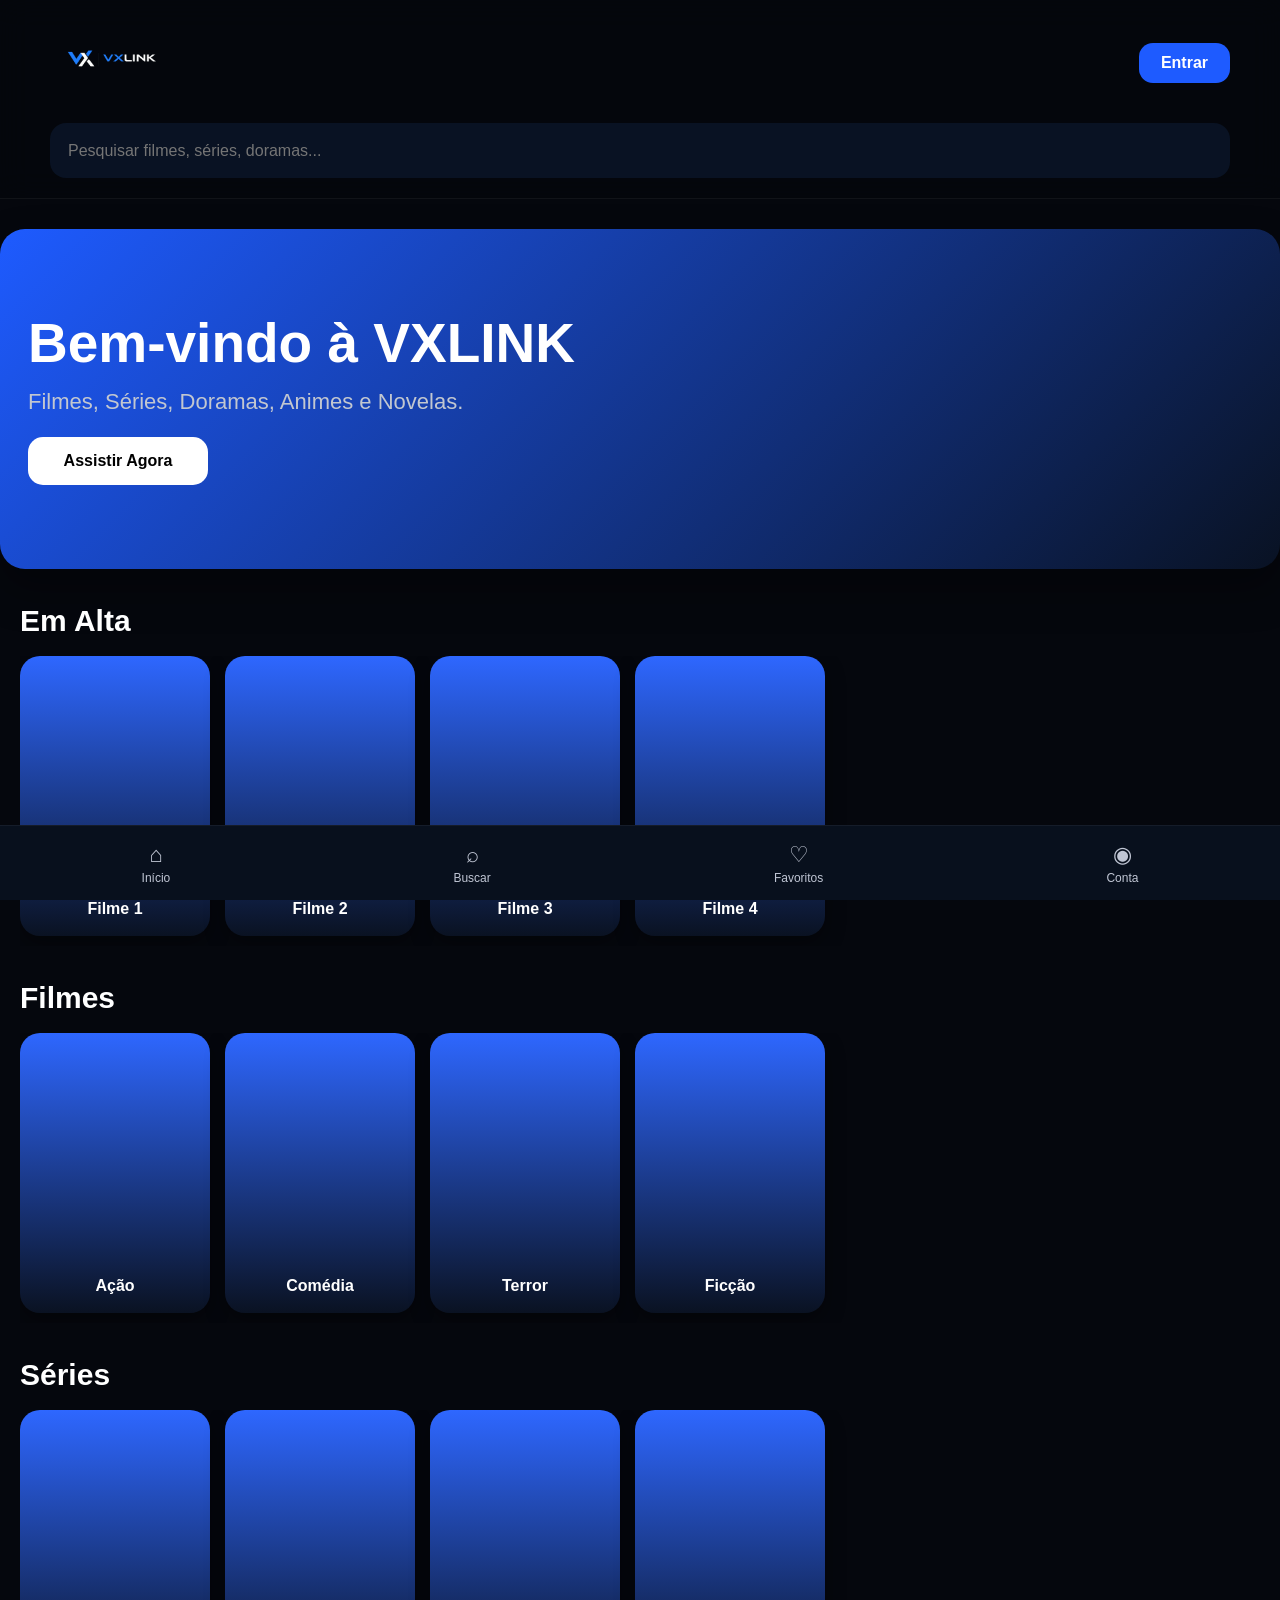
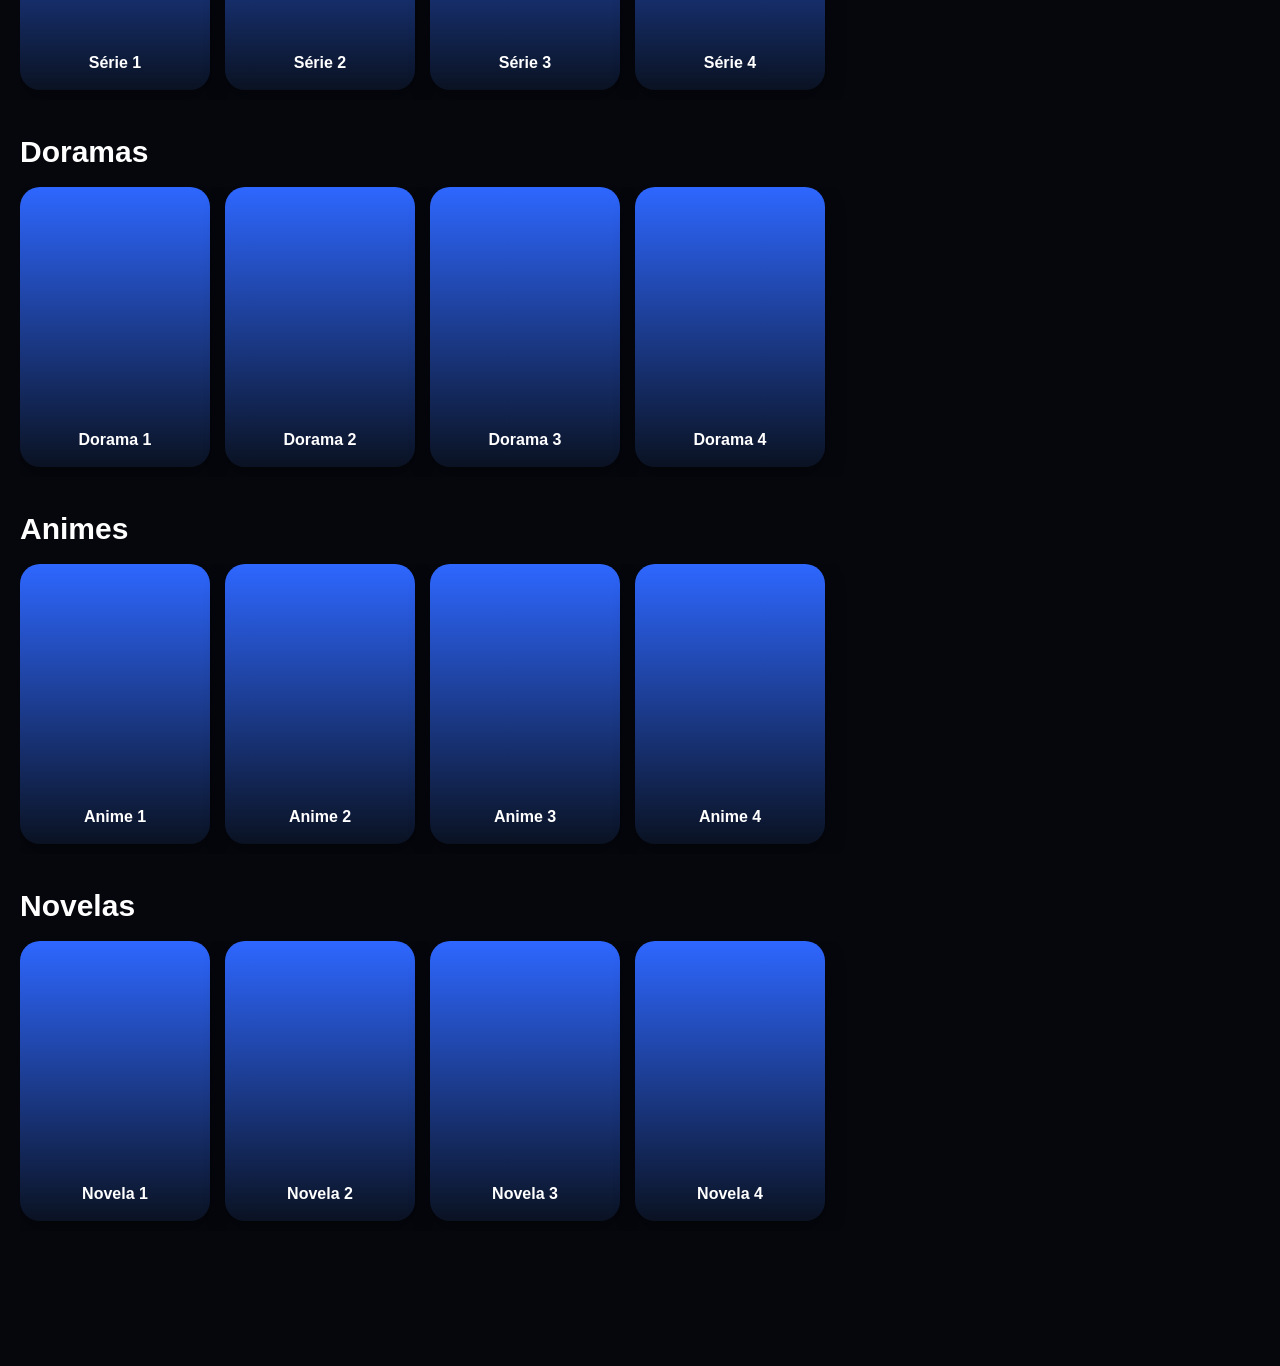
<file: index.html>
<!DOCTYPE html>
<html lang="pt-br">
<head>

<meta charset="UTF-8">
<meta name="viewport" content="width=device-width, initial-scale=1.0">

<title>VXLINK</title>

<style>

*{
margin:0;
padding:0;
box-sizing:border-box;
font-family:Arial,Helvetica,sans-serif;
}

body{
background:#05070D;
color:white;
overflow-x:hidden;
}

header{
position:sticky;
top:0;
z-index:999;
background:rgba(5,7,13,.92);
backdrop-filter:blur(15px);
padding:18px;
border-bottom:1px solid rgba(255,255,255,.05);
}

.topo{
display:flex;
justify-content:space-between;
align-items:center;
}

.logo{
height:70px;
width:auto;
display:block;
}

.login{
background:#1E5BFF;
color:white;
text-decoration:none;
padding:11px 22px;
border-radius:14px;
font-weight:bold;
transition:.3s;
}

.login:hover{
opacity:.9;
}

.pesquisa{
margin-top:18px;
}

.pesquisa input{
width:100%;
height:55px;
background:#091223;
border:none;
border-radius:16px;
padding:18px;
font-size:16px;
color:white;
}

.pesquisa input:focus{
outline:none;
}

.banner{
margin:20px;
height:250px;
border-radius:25px;
background:
linear-gradient(
135deg,
#1E5BFF,
#091223
);

display:flex;
flex-direction:column;
justify-content:center;
padding:28px;

box-shadow:
0 20px 40px rgba(0,0,0,.35);

overflow:hidden;
}

.banner h1{
font-size:38px;
line-height:1.1;
margin-bottom:15px;
font-weight:700;
max-width:90%;
}

.banner p{
font-size:17px;
color:#c2c7d0;
margin-bottom:22px;
max-width:90%;
}

.assistir{
background:white;
color:black;
text-decoration:none;
width:180px;
text-align:center;
padding:15px;
border-radius:15px;
font-weight:bold;
}

.categoria{
padding:0 20px;
margin-bottom:30px;
}

.categoria h2{
font-size:30px;
margin-bottom:18px;
}

.lista{
display:flex;
gap:15px;
overflow-x:auto;
padding-bottom:10px;
}

.lista::-webkit-scrollbar{
display:none;
}

.card{
min-width:145px;
height:220px;

border-radius:20px;

background:
linear-gradient(
180deg,
#2E67FF,
#0A1222
);

display:flex;
align-items:flex-end;
justify-content:center;

padding:18px;

font-weight:bold;

box-shadow:
0 8px 20px rgba(0,0,0,.35);

transition:.3s;
}

.card:hover{
transform:translateY(-5px);
}

.espaco{
height:100px;
}

.menu{

position:fixed;
bottom:0;
left:0;

width:100%;
height:75px;

background:#08101d;

border-top:
1px solid rgba(255,255,255,.05);

display:flex;
justify-content:space-around;
align-items:center;

backdrop-filter:blur(20px);

}

.menu a{

text-decoration:none;
color:#c0c6d4;

display:flex;
flex-direction:column;
align-items:center;

font-size:12px;

}

.menu .icon{
font-size:22px;
margin-bottom:3px;
}

@media(max-width:480px){

.logo{
height:55px;
}

.login{
padding:10px 18px;
font-size:14px;
}

.banner{
height:220px;
padding:24px;
}

.banner h1{
font-size:30px;
}

.banner p{
font-size:16px;
}

.assistir{
width:170px;
padding:14px;
}

}

@media(min-width:900px){

header{
padding:20px 50px;
}

.logo{
height:85px;
}

.banner{
max-width:1350px;
margin:30px auto;
height:340px;
}

.banner h1{
font-size:55px;
}

.banner p{
font-size:22px;
}

.categoria{
max-width:1350px;
margin:35px auto;
}

.card{
min-width:190px;
height:280px;
}

}

</style>

</head>

<body>

<header>

<div class="topo">

<img src="logo.png" class="logo">

<a href="login.html" class="login">
Entrar
</a>

</div>

<div class="pesquisa">

<input
type="text"
placeholder="Pesquisar filmes, séries, doramas..."
>

</div>

</header>

<section class="banner">

<h1>Bem-vindo à VXLINK</h1>

<p>
Filmes, Séries, Doramas, Animes e Novelas.
</p>

<a href="login.html" class="assistir">
Assistir Agora
</a>

</section>

<section class="categoria">

<h2>Em Alta</h2>

<div class="lista">

<a href="detalhes.html" style="text-decoration:none;color:inherit;"><div class="card">Filme 1</div></a>
<a href="detalhes.html" style="text-decoration:none;color:inherit;"><div class="card">Filme 2</div></a>
<a href="detalhes.html" style="text-decoration:none;color:inherit;"><div class="card">Filme 3</div></a>
<a href="detalhes.html" style="text-decoration:none;color:inherit;"><div class="card">Filme 4</div></a>

</div>

</section>

<section class="categoria">

<h2>Filmes</h2>

<div class="lista">

<a href="detalhes.html" style="text-decoration:none;color:inherit;"><div class="card">Ação</div></a>
<a href="detalhes.html" style="text-decoration:none;color:inherit;"><div class="card">Comédia</div></a>
<a href="detalhes.html" style="text-decoration:none;color:inherit;"><div class="card">Terror</div></a>
<a href="detalhes.html" style="text-decoration:none;color:inherit;"><div class="card">Ficção</div></a>

</div>

</section>

<section class="categoria">

<h2>Séries</h2>

<div class="lista">

<a href="detalhes.html" style="text-decoration:none;color:inherit;"><div class="card">Série 1</div></a>
<a href="detalhes.html" style="text-decoration:none;color:inherit;"><div class="card">Série 2</div></a>
<a href="detalhes.html" style="text-decoration:none;color:inherit;"><div class="card">Série 3</div></a>
<a href="detalhes.html" style="text-decoration:none;color:inherit;"><div class="card">Série 4</div></a>

</div>

</section>

<section class="categoria">

<h2>Doramas</h2>

<div class="lista">

<a href="detalhes.html" style="text-decoration:none;color:inherit;"><div class="card">Dorama 1</div></a>
<a href="detalhes.html" style="text-decoration:none;color:inherit;"><div class="card">Dorama 2</div></a>
<a href="detalhes.html" style="text-decoration:none;color:inherit;"><div class="card">Dorama 3</div></a>
<a href="detalhes.html" style="text-decoration:none;color:inherit;"><div class="card">Dorama 4</div></a>

</div>

</section>

<section class="categoria">

<h2>Animes</h2>

<div class="lista">

<a href="detalhes.html" style="text-decoration:none;color:inherit;"><div class="card">Anime 1</div></a>
<a href="detalhes.html" style="text-decoration:none;color:inherit;"><div class="card">Anime 2</div></a>
<a href="detalhes.html" style="text-decoration:none;color:inherit;"><div class="card">Anime 3</div></a>
<a href="detalhes.html" style="text-decoration:none;color:inherit;"><div class="card">Anime 4</div></a>

</div>

</section>

<section class="categoria">

<h2>Novelas</h2>

<div class="lista">

<a href="detalhes.html" style="text-decoration:none;color:inherit;"><div class="card">Novela 1</div></a>
<a href="detalhes.html" style="text-decoration:none;color:inherit;"><div class="card">Novela 2</div></a>
<a href="detalhes.html" style="text-decoration:none;color:inherit;"><div class="card">Novela 3</div></a>
<a href="detalhes.html" style="text-decoration:none;color:inherit;"><div class="card">Novela 4</div></a>

</div>

</section>

<div class="espaco"></div>

<nav class="menu">

<a href="#">
<div class="icon">⌂</div>
Início
</a>

<a href="#">
<div class="icon">⌕</div>
Buscar
</a>

<a href="#">
<div class="icon">♡</div>
Favoritos
</a>

<a href="login.html">
<div class="icon">◉</div>
Conta
</a>

</nav>

</body>
</html>
</file>
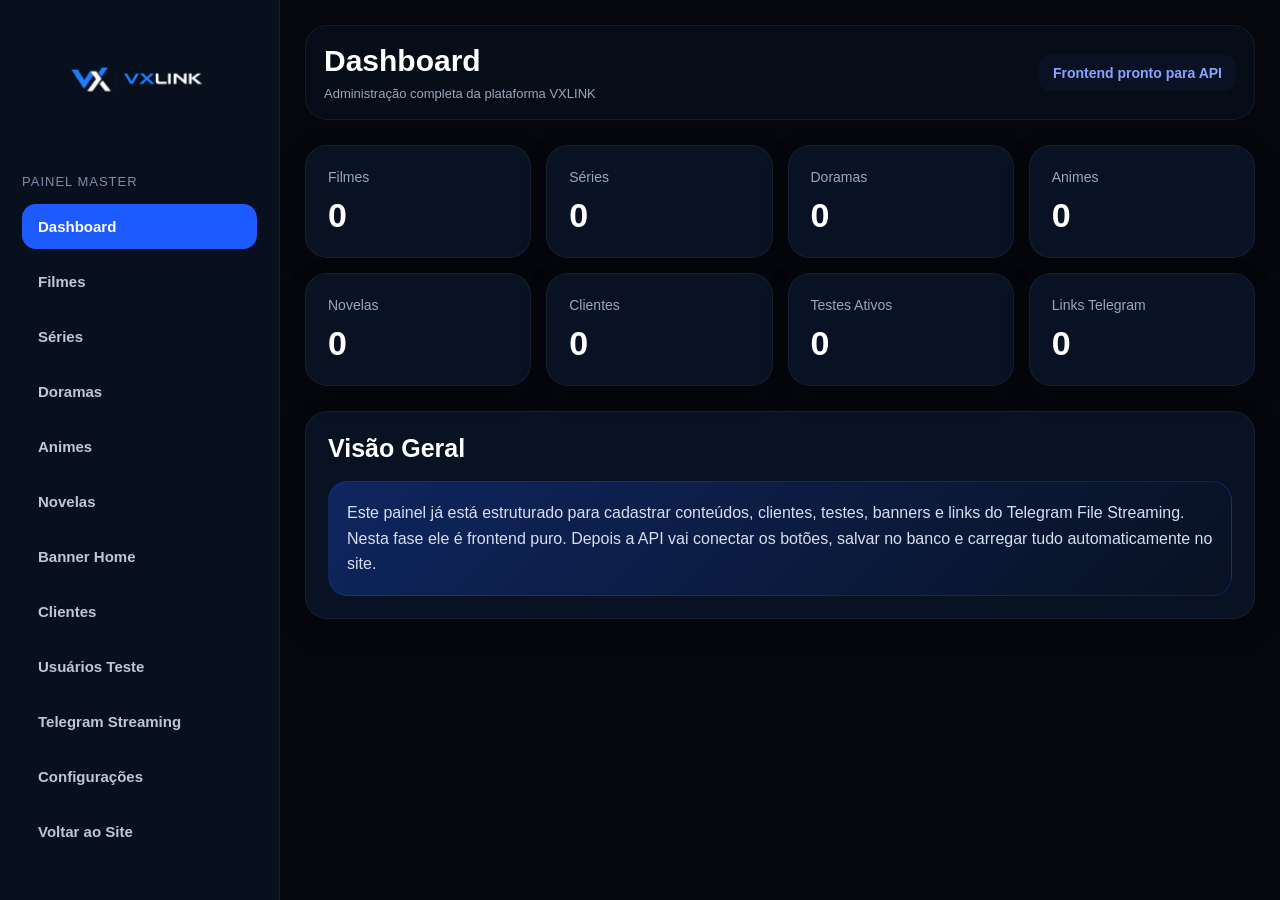
<file: admin.html>
<!DOCTYPE html>
<html lang="pt-br">
<head>
<meta charset="UTF-8">
<meta name="viewport" content="width=device-width, initial-scale=1.0">
<title>Admin - VXLINK</title>
<style>
*{margin:0;padding:0;box-sizing:border-box;font-family:Arial,Helvetica,sans-serif;}
body{background:#05070D;color:white;overflow-x:hidden;}
.admin{display:flex;min-height:100vh;}
.sidebar{width:280px;background:#08101d;border-right:1px solid rgba(255,255,255,.06);padding:22px;position:fixed;top:0;left:0;bottom:0;overflow-y:auto;}
.logo{width:190px;max-width:100%;display:block;margin:0 auto 25px;}
.admin-title{font-size:13px;color:#7f8ca8;text-transform:uppercase;letter-spacing:1px;margin-bottom:15px;}
.menu{display:grid;gap:10px;}
.menu button,.menu a{width:100%;border:none;background:transparent;color:#c0c6d4;text-align:left;padding:14px 16px;border-radius:14px;font-size:15px;font-weight:bold;cursor:pointer;text-decoration:none;transition:.2s;}
.menu button:hover,.menu button.active,.menu a:hover{background:#1E5BFF;color:white;}
.content{margin-left:280px;width:calc(100% - 280px);padding:25px;}
.topbar{display:flex;justify-content:space-between;align-items:center;gap:15px;margin-bottom:25px;background:rgba(8,16,29,.75);border:1px solid rgba(255,255,255,.06);border-radius:22px;padding:18px;backdrop-filter:blur(15px);}
.topbar h1{font-size:30px;}.badge{background:#091223;color:#8ba3ff;padding:10px 14px;border-radius:12px;font-weight:bold;font-size:14px;}
.grid{display:grid;grid-template-columns:repeat(4,1fr);gap:15px;margin-bottom:25px;}.stat{background:#091223;border:1px solid rgba(255,255,255,.06);border-radius:22px;padding:22px;box-shadow:0 10px 25px rgba(0,0,0,.25);}.stat span{color:#9aa6bd;font-size:14px;}.stat strong{display:block;font-size:34px;margin-top:10px;}
.panel{background:#091223;border:1px solid rgba(255,255,255,.06);border-radius:22px;padding:22px;box-shadow:0 10px 25px rgba(0,0,0,.25);margin-bottom:20px;}.panel h2{font-size:25px;margin-bottom:18px;}
.form-grid{display:grid;grid-template-columns:repeat(2,1fr);gap:15px;}.form-group{display:flex;flex-direction:column;gap:8px;}.form-group.full{grid-column:1/-1;}label{color:#b8c0d4;font-size:14px;font-weight:bold;}
input,select,textarea{width:100%;background:#05070D;border:1px solid rgba(255,255,255,.08);border-radius:14px;padding:15px;color:white;font-size:15px;outline:none;}textarea{min-height:120px;resize:vertical;}input:focus,select:focus,textarea:focus{border-color:#1E5BFF;box-shadow:0 0 0 3px rgba(30,91,255,.15);}
.actions{display:flex;gap:12px;flex-wrap:wrap;margin-top:18px;}.btn{border:none;background:#1E5BFF;color:white;padding:14px 22px;border-radius:14px;font-weight:bold;cursor:pointer;text-decoration:none;display:inline-block;}.btn.dark{background:#101a32;}.btn.red{background:#b42318;}.btn.green{background:#118a43;}
.table-wrap{overflow-x:auto;}table{width:100%;border-collapse:collapse;min-width:720px;}th,td{padding:14px;border-bottom:1px solid rgba(255,255,255,.06);text-align:left;font-size:14px;}th{color:#9aa6bd;font-size:13px;text-transform:uppercase;letter-spacing:.5px;}.status{display:inline-block;padding:7px 11px;border-radius:999px;font-size:12px;font-weight:bold;background:#10294b;color:#8ba3ff;}.status.ok{background:#092d1a;color:#68d391;}.status.warn{background:#3a2b08;color:#fbd38d;}.status.off{background:#351111;color:#fc8181;}.hidden{display:none;}
.mobile-open{display:none;position:fixed;right:18px;bottom:90px;z-index:2000;background:#1E5BFF;border:none;color:white;width:56px;height:56px;border-radius:50%;font-size:24px;box-shadow:0 10px 25px rgba(0,0,0,.4);}.notice{background:linear-gradient(135deg,rgba(30,91,255,.28),rgba(9,18,35,.9));border:1px solid rgba(30,91,255,.25);border-radius:20px;padding:18px;color:#d8def0;line-height:1.6;}.small{font-size:13px;color:#9aa6bd;margin-top:8px;}
@media(max-width:900px){.sidebar{transform:translateX(-100%);transition:.3s;z-index:1500;}.sidebar.open{transform:translateX(0);}.content{margin-left:0;width:100%;padding:18px;}.mobile-open{display:block;}.grid{grid-template-columns:repeat(2,1fr);}.form-grid{grid-template-columns:1fr;}.topbar{align-items:flex-start;flex-direction:column;}.topbar h1{font-size:26px;}.logo{width:165px;}}
@media(max-width:480px){.grid{grid-template-columns:1fr;}.stat strong{font-size:30px;}.panel{padding:18px;}}
</style>
</head>
<body>
<button class="mobile-open" onclick="toggleMenu()">☰</button>
<div class="admin">
<aside class="sidebar" id="sidebar">
<img src="logo.png" class="logo">
<div class="admin-title">Painel Master</div>
<nav class="menu">
<button class="active" onclick="showSection('dashboard', this)">Dashboard</button>
<button onclick="showSection('filmes', this)">Filmes</button>
<button onclick="showSection('series', this)">Séries</button>
<button onclick="showSection('doramas', this)">Doramas</button>
<button onclick="showSection('animes', this)">Animes</button>
<button onclick="showSection('novelas', this)">Novelas</button>
<button onclick="showSection('bannerHome', this)">Banner Home</button>
<button onclick="showSection('clientes', this)">Clientes</button>
<button onclick="showSection('testes', this)">Usuários Teste</button>
<button onclick="showSection('telegram', this)">Telegram Streaming</button>
<button onclick="showSection('config', this)">Configurações</button>
<a href="index.html">Voltar ao Site</a>
</nav>
</aside>
<main class="content">
<div class="topbar"><div><h1 id="pageTitle">Dashboard</h1><div class="small">Administração completa da plataforma VXLINK</div></div><div class="badge">Frontend pronto para API</div></div>
<section id="dashboard" class="section">
<div class="grid"><div class="stat"><span>Filmes</span><strong>0</strong></div><div class="stat"><span>Séries</span><strong>0</strong></div><div class="stat"><span>Doramas</span><strong>0</strong></div><div class="stat"><span>Animes</span><strong>0</strong></div><div class="stat"><span>Novelas</span><strong>0</strong></div><div class="stat"><span>Clientes</span><strong>0</strong></div><div class="stat"><span>Testes Ativos</span><strong>0</strong></div><div class="stat"><span>Links Telegram</span><strong>0</strong></div></div>
<div class="panel"><h2>Visão Geral</h2><div class="notice">Este painel já está estruturado para cadastrar conteúdos, clientes, testes, banners e links do Telegram File Streaming. Nesta fase ele é frontend puro. Depois a API vai conectar os botões, salvar no banco e carregar tudo automaticamente no site.</div></div>
</section>
<section id="filmes" class="section hidden"><div class="panel"><h2>Adicionar Filme</h2><div class="form-grid"><div class="form-group"><label>Título</label><input type="text" placeholder="Ex: Filme Premium"></div><div class="form-group"><label>Ano</label><input type="number" placeholder="2026"></div><div class="form-group"><label>Gênero</label><input type="text" placeholder="Ação, Drama, Terror..."></div><div class="form-group"><label>Qualidade</label><select><option>480p</option><option>720p</option><option>1080p</option><option>4K</option></select></div><div class="form-group"><label>Duração</label><input type="text" placeholder="02:10:00"></div><div class="form-group"><label>Destaque na Home</label><select><option>Não</option><option>Sim</option></select></div><div class="form-group"><label>Banner</label><input type="file" accept="image/*"></div><div class="form-group"><label>Capa</label><input type="file" accept="image/*"></div><div class="form-group full"><label>Sinopse</label><textarea placeholder="Digite a sinopse completa do filme..."></textarea></div><div class="form-group full"><label>Link Telegram File Streaming</label><input type="text" placeholder="https://api.vxlink.com/stream/abc123"></div></div><div class="actions"><button class="btn" onclick="fakeSave()">Salvar Filme</button><button class="btn dark">Limpar</button></div></div></section>
<section id="series" class="section hidden"><div class="panel"><h2>Adicionar Série</h2><div class="form-grid"><div class="form-group"><label>Título</label><input type="text" placeholder="Nome da série"></div><div class="form-group"><label>Ano</label><input type="number" placeholder="2026"></div><div class="form-group"><label>Gênero</label><input type="text" placeholder="Drama, ação..."></div><div class="form-group"><label>Qualidade</label><select><option>480p</option><option>720p</option><option>1080p</option></select></div><div class="form-group"><label>Temporada</label><input type="number" placeholder="1"></div><div class="form-group"><label>Episódio</label><input type="number" placeholder="1"></div><div class="form-group full"><label>Nome do Episódio</label><input type="text" placeholder="Piloto"></div><div class="form-group"><label>Banner</label><input type="file" accept="image/*"></div><div class="form-group"><label>Capa</label><input type="file" accept="image/*"></div><div class="form-group full"><label>Sinopse</label><textarea placeholder="Sinopse da série..."></textarea></div><div class="form-group full"><label>Link Telegram do Episódio</label><input type="text" placeholder="https://api.vxlink.com/stream/episodio"></div></div><div class="actions"><button class="btn" onclick="fakeSave()">Salvar Série/Episódio</button><button class="btn dark">Adicionar Outro Episódio</button></div></div></section>
<section id="doramas" class="section hidden"><div class="panel"><h2>Adicionar Dorama</h2><div class="form-grid"><div class="form-group"><label>Título</label><input type="text" placeholder="Nome do dorama"></div><div class="form-group"><label>Ano</label><input type="number" placeholder="2026"></div><div class="form-group"><label>Temporada</label><input type="number" placeholder="1"></div><div class="form-group"><label>Episódio</label><input type="number" placeholder="1"></div><div class="form-group"><label>Banner</label><input type="file" accept="image/*"></div><div class="form-group"><label>Capa</label><input type="file" accept="image/*"></div><div class="form-group full"><label>Sinopse</label><textarea placeholder="Sinopse do dorama..."></textarea></div><div class="form-group full"><label>Link Telegram do Episódio</label><input type="text" placeholder="Link gerado pelo bot"></div></div><div class="actions"><button class="btn" onclick="fakeSave()">Salvar Dorama</button></div></div></section>
<section id="animes" class="section hidden"><div class="panel"><h2>Adicionar Anime</h2><div class="form-grid"><div class="form-group"><label>Título</label><input type="text" placeholder="Nome do anime"></div><div class="form-group"><label>Ano</label><input type="number" placeholder="2026"></div><div class="form-group"><label>Temporada</label><input type="number" placeholder="1"></div><div class="form-group"><label>Episódio</label><input type="number" placeholder="1"></div><div class="form-group"><label>Banner</label><input type="file" accept="image/*"></div><div class="form-group"><label>Capa</label><input type="file" accept="image/*"></div><div class="form-group full"><label>Sinopse</label><textarea placeholder="Sinopse do anime..."></textarea></div><div class="form-group full"><label>Link Telegram do Episódio</label><input type="text" placeholder="Link gerado pelo bot"></div></div><div class="actions"><button class="btn" onclick="fakeSave()">Salvar Anime</button></div></div></section>
<section id="novelas" class="section hidden"><div class="panel"><h2>Adicionar Novela</h2><div class="form-grid"><div class="form-group"><label>Título</label><input type="text" placeholder="Nome da novela"></div><div class="form-group"><label>Ano</label><input type="number" placeholder="2026"></div><div class="form-group"><label>Temporada/Fase</label><input type="text" placeholder="Fase 1"></div><div class="form-group"><label>Capítulo</label><input type="number" placeholder="1"></div><div class="form-group"><label>Banner</label><input type="file" accept="image/*"></div><div class="form-group"><label>Capa</label><input type="file" accept="image/*"></div><div class="form-group full"><label>Sinopse</label><textarea placeholder="Sinopse da novela..."></textarea></div><div class="form-group full"><label>Link Telegram do Capítulo</label><input type="text" placeholder="Link gerado pelo bot"></div></div><div class="actions"><button class="btn" onclick="fakeSave()">Salvar Novela</button></div></div></section>
<section id="bannerHome" class="section hidden"><div class="panel"><h2>Banner Principal da Home</h2><div class="form-grid"><div class="form-group"><label>Título</label><input type="text" placeholder="Bem-vindo à VXLINK"></div><div class="form-group"><label>Status</label><select><option>Ativo</option><option>Inativo</option></select></div><div class="form-group full"><label>Descrição</label><textarea placeholder="Texto que aparece no banner principal..."></textarea></div><div class="form-group"><label>Imagem Banner</label><input type="file" accept="image/*"></div><div class="form-group"><label>Link do Conteúdo</label><input type="text" placeholder="detalhes.html?id=1"></div></div><div class="actions"><button class="btn" onclick="fakeSave()">Salvar Banner</button></div></div></section>
<section id="clientes" class="section hidden"><div class="panel"><h2>Gerenciar Clientes</h2><div class="form-grid"><div class="form-group"><label>Usuário</label><input type="text" placeholder="cliente123"></div><div class="form-group"><label>Senha</label><input type="text" placeholder="senha do cliente"></div><div class="form-group"><label>Plano</label><select><option>Premium</option><option>Teste</option><option>Bloqueado</option></select></div><div class="form-group"><label>Dias Restantes</label><input type="number" placeholder="30"></div><div class="form-group"><label>Data de Expiração</label><input type="date"></div><div class="form-group"><label>Status</label><select><option>Ativo</option><option>Expirado</option><option>Bloqueado</option></select></div></div><div class="actions"><button class="btn" onclick="fakeSave()">Criar/Salvar Cliente</button><button class="btn green">Renovar 30 Dias</button><button class="btn red">Bloquear</button></div></div><div class="panel"><h2>Clientes Cadastrados</h2><div class="table-wrap"><table><tr><th>Usuário</th><th>Senha</th><th>Plano</th><th>Dias</th><th>Status</th><th>Ações</th></tr><tr><td>cliente01</td><td>••••••••</td><td>Premium</td><td>28</td><td><span class="status ok">Ativo</span></td><td>Editar • Renovar • Excluir</td></tr><tr><td>teste01</td><td>••••••••</td><td>Teste</td><td>0</td><td><span class="status warn">Teste</span></td><td>Converter • Cancelar</td></tr></table></div></div></section>
<section id="testes" class="section hidden"><div class="panel"><h2>Usuários Teste</h2><div class="form-grid"><div class="form-group"><label>Usuário Teste</label><input type="text" placeholder="teste123"></div><div class="form-group"><label>Senha</label><input type="text" placeholder="senha temporária"></div><div class="form-group"><label>Tempo de Teste</label><select><option>2 horas</option><option>1 hora</option><option>30 minutos</option></select></div><div class="form-group"><label>Status</label><select><option>Ativo</option><option>Expirado</option></select></div></div><div class="actions"><button class="btn" onclick="fakeSave()">Criar Teste</button><button class="btn green">Converter em Premium</button></div></div><div class="panel"><h2>Lista de Testes</h2><div class="table-wrap"><table><tr><th>Usuário</th><th>Tempo Restante</th><th>Status</th><th>Ações</th></tr><tr><td>teste01</td><td>01:42:22</td><td><span class="status warn">Ativo</span></td><td>Converter • Cancelar</td></tr></table></div></div></section>
<section id="telegram" class="section hidden"><div class="panel"><h2>Telegram File Streaming</h2><div class="form-grid"><div class="form-group"><label>Status do Bot</label><input type="text" value="Aguardando API" readonly></div><div class="form-group"><label>Canal/Grupo</label><input type="text" placeholder="@canal_vxlink"></div><div class="form-group full"><label>Token do Bot</label><input type="password" placeholder="Cole o token futuramente pela API"></div><div class="form-group full"><label>Link Gerado pelo Bot</label><input type="text" placeholder="https://api.vxlink.com/stream/abc123"></div></div><div class="actions"><button class="btn" onclick="fakeSave()">Salvar Configuração</button><button class="btn dark">Gerar Link Teste</button></div></div></section>
<section id="config" class="section hidden"><div class="panel"><h2>Configurações da Plataforma</h2><div class="form-grid"><div class="form-group"><label>Nome da Plataforma</label><input type="text" value="VXLINK"></div><div class="form-group"><label>Domínio</label><input type="text" placeholder="vxlink.app"></div><div class="form-group"><label>Cor Principal</label><input type="text" value="#1E5BFF"></div><div class="form-group"><label>Tempo de Teste</label><input type="text" value="2 horas"></div><div class="form-group"><label>Máximo de Dispositivos</label><input type="number" value="1"></div><div class="form-group"><label>Modo Manutenção</label><select><option>Desativado</option><option>Ativado</option></select></div><div class="form-group"><label>Logo</label><input type="file" accept="image/*"></div><div class="form-group"><label>Cadastro Público</label><select><option>Desativado</option><option>Ativado</option></select></div></div><div class="actions"><button class="btn" onclick="fakeSave()">Salvar Configurações</button></div></div></section>
</main>
</div>
<script>
function showSection(id, btn){
const sections=document.querySelectorAll('.section');
sections.forEach(sec=>sec.classList.add('hidden'));
document.getElementById(id).classList.remove('hidden');
const buttons=document.querySelectorAll('.menu button');
buttons.forEach(b=>b.classList.remove('active'));
if(btn){btn.classList.add('active');}
const titles={dashboard:'Dashboard',filmes:'Filmes',series:'Séries',doramas:'Doramas',animes:'Animes',novelas:'Novelas',bannerHome:'Banner Home',clientes:'Clientes',testes:'Usuários Teste',telegram:'Telegram Streaming',config:'Configurações'};
document.getElementById('pageTitle').innerText=titles[id]||'Admin';
if(window.innerWidth<=900){document.getElementById('sidebar').classList.remove('open');}
}
function toggleMenu(){document.getElementById('sidebar').classList.toggle('open');}
function fakeSave(){alert('Frontend funcionando. Depois a API vai salvar isso no banco de dados.');}
</script>
</body>
                                                                                                                                                                                                                                                                                                                                                                                                                                                                                                                                                                                           </html>
</file>
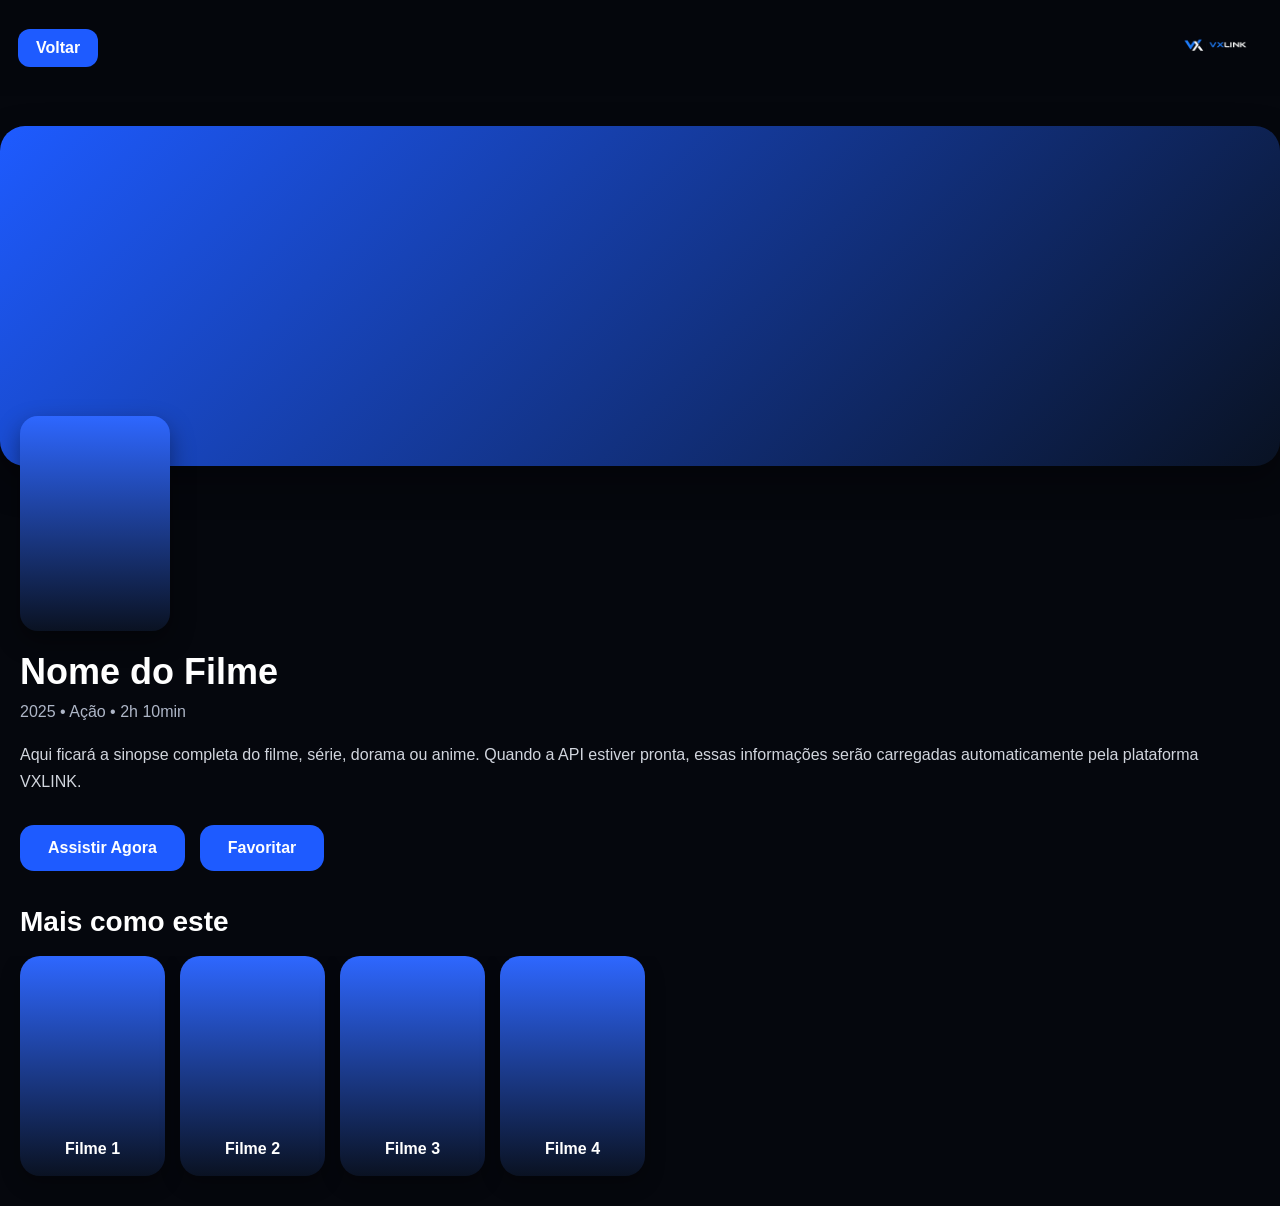
<file: detalhes.html>
<!DOCTYPE html>
<html lang="pt-br">
<head>

<meta charset="UTF-8">
<meta name="viewport" content="width=device-width, initial-scale=1.0">

<title>Detalhes - VXLINK</title>

<style>

*{
margin:0;
padding:0;
box-sizing:border-box;
font-family:Arial,Helvetica,sans-serif;
}

body{
background:#05070D;
color:white;
}

header{
padding:18px;
display:flex;
justify-content:space-between;
align-items:center;
background:rgba(5,7,13,.95);
backdrop-filter:blur(15px);
position:sticky;
top:0;
z-index:100;
}

.logo{
height:60px;
}

.voltar{
color:white;
text-decoration:none;
background:#1E5BFF;
padding:10px 18px;
border-radius:12px;
font-weight:bold;
}

.banner{
margin:20px;
height:230px;
border-radius:25px;
background:linear-gradient(135deg,#1E5BFF,#091223);
box-shadow:0 15px 35px rgba(0,0,0,.35);
}

.info{
padding:0 20px;
}

.capa{
width:150px;
height:215px;
border-radius:18px;
background:linear-gradient(180deg,#2E67FF,#0A1222);
margin-top:-80px;
box-shadow:0 10px 25px rgba(0,0,0,.4);
}

h1{
margin-top:20px;
font-size:36px;
}

.dados{
margin-top:10px;
color:#aeb6c7;
font-size:16px;
}

.sinopse{
margin-top:20px;
line-height:1.7;
color:#d1d5dd;
}

.botoes{
margin-top:30px;
display:flex;
gap:15px;
flex-wrap:wrap;
}

.botao{
background:#1E5BFF;
color:white;
text-decoration:none;
padding:14px 28px;
border-radius:14px;
font-weight:bold;
transition:.3s;
}

.botao:hover{
transform:translateY(-2px);
}

.titulo{
padding:35px 20px 18px;
font-size:28px;
font-weight:bold;
}

.lista{
display:flex;
gap:15px;
overflow-x:auto;
padding:0 20px 30px;
}

.lista::-webkit-scrollbar{
display:none;
}

.card{
min-width:145px;
height:220px;
border-radius:20px;
background:linear-gradient(180deg,#2E67FF,#0A1222);
display:flex;
align-items:flex-end;
justify-content:center;
padding:18px;
font-weight:bold;
box-shadow:0 8px 20px rgba(0,0,0,.3);
transition:.3s;
}

.card:hover{
transform:translateY(-5px);
}

@media(max-width:480px){

.logo{
height:50px;
}

.banner{
height:200px;
}

.capa{
width:130px;
height:190px;
margin-top:-65px;
}

h1{
font-size:30px;
}

.botao{
width:100%;
text-align:center;
}

}

@media(min-width:900px){

.banner{
max-width:1300px;
margin:30px auto;
height:340px;
}

.info{
max-width:1300px;
margin:auto;
}

.lista{
max-width:1300px;
margin:auto;
}

}

</style>

</head>

<body>

<header>

<a href="index.html" class="voltar">
Voltar
</a>

<img src="logo.png" class="logo">

</header>

<div class="banner"></div>

<div class="info">

<div class="capa"></div>

<h1>Nome do Filme</h1>

<div class="dados">
2025 • Ação • 2h 10min
</div>

<div class="sinopse">
Aqui ficará a sinopse completa do filme, série, dorama ou anime.
Quando a API estiver pronta, essas informações serão carregadas automaticamente pela plataforma VXLINK.
</div>

<div class="botoes">

<a href="player.html" class="botao">
Assistir Agora
</a>

<a href="#" class="botao">
Favoritar
</a>

</div>

</div>

<div class="titulo">
Mais como este
</div>

<div class="lista">

<a href="detalhes.html" style="text-decoration:none;color:inherit;">
<div class="card">Filme 1</div>
</a>

<a href="detalhes.html" style="text-decoration:none;color:inherit;">
<div class="card">Filme 2</div>
</a>

<a href="detalhes.html" style="text-decoration:none;color:inherit;">
<div class="card">Filme 3</div>
</a>

<a href="detalhes.html" style="text-decoration:none;color:inherit;">
<div class="card">Filme 4</div>
</a>

</div>

</body>
</html>
</file>
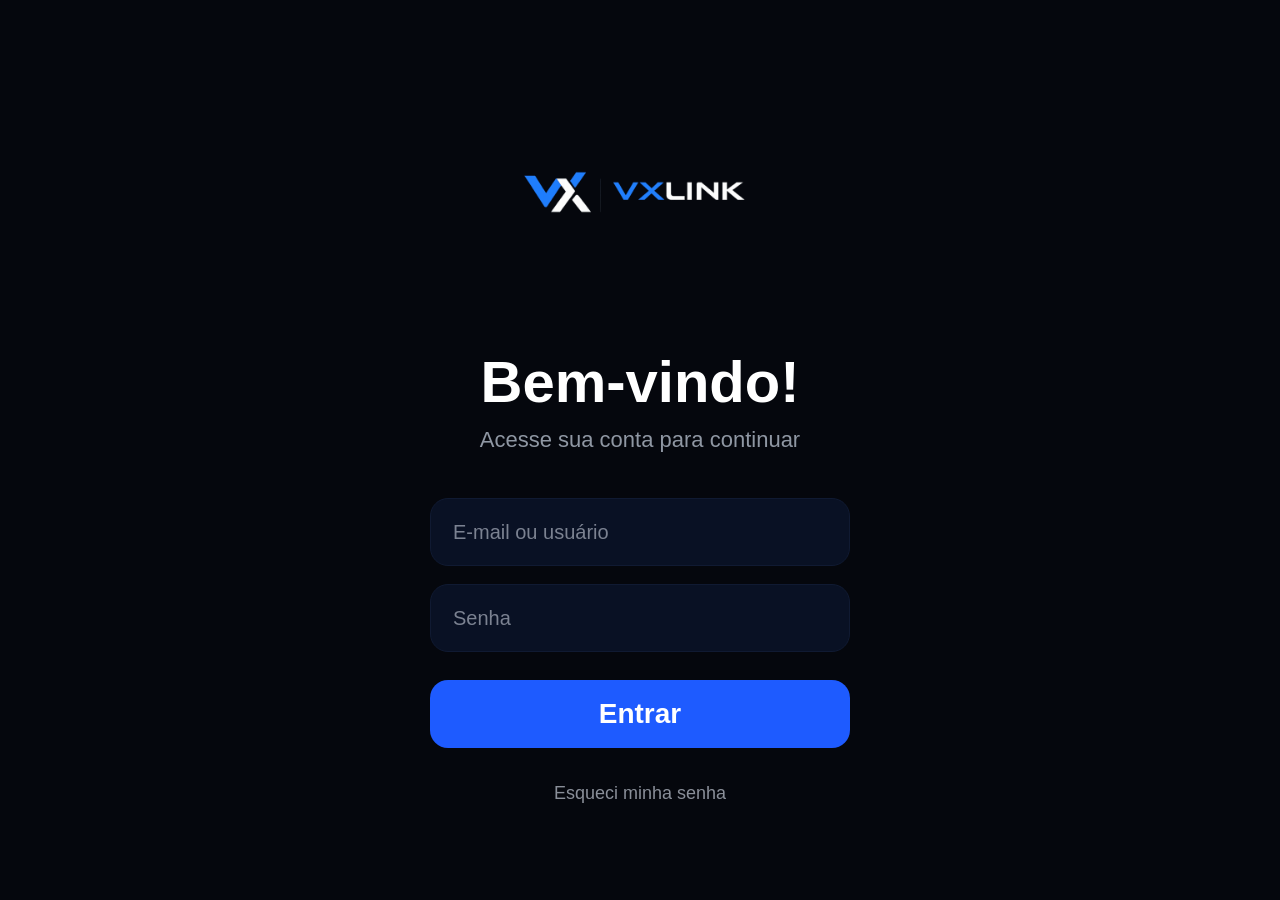
<file: login.html>
<!DOCTYPE html>
<html lang="pt-BR">
<head>
<meta charset="UTF-8">
<meta name="viewport" content="width=device-width, initial-scale=1.0">
<title>Login - VXLINK</title>

<style>

*{
    margin:0;
    padding:0;
    box-sizing:border-box;
    font-family:Arial, Helvetica, sans-serif;
}

body{
    background:#05070D;
    display:flex;
    justify-content:center;
    align-items:center;
    min-height:100vh;
    color:#fff;
    padding:20px;
}

.container{
    width:100%;
    max-width:420px;
    text-align:center;
}

.logo{
    width:320px;
    max-width:95%;
    margin-bottom:35px;
}

h1{
    font-size:58px;
    font-weight:700;
    margin-bottom:12px;
}

.subtitulo{
    color:#8f97a3;
    font-size:22px;
    margin-bottom:45px;
}

.input-box{
    margin-bottom:18px;
}

input{
    width:100%;
    height:68px;
    background:#091124;
    border:1px solid #101a32;
    border-radius:18px;
    padding:0 22px;
    color:#ffffff;
    font-size:20px;
    transition:0.3s;
}

input::placeholder{
    color:#7b8291;
}

input:focus{
    outline:none;
    border-color:#1E5BFF;
    box-shadow:0 0 15px rgba(30,91,255,.25);
}

button{
    width:100%;
    height:68px;
    border:none;
    border-radius:18px;
    background:#1E5BFF;
    color:#fff;
    font-size:28px;
    font-weight:bold;
    cursor:pointer;
    margin-top:10px;
    transition:.3s;
}

button:hover{
    transform:scale(1.02);
}

.esqueci{
    margin-top:35px;
    color:#8a8f99;
    font-size:18px;
}

@media (max-width:480px){

.logo{
    width:290px;
}

h1{
    font-size:50px;
}

.subtitulo{
    font-size:18px;
}

input{
    height:62px;
    font-size:18px;
}

button{
    height:62px;
    font-size:24px;
}

}

</style>

</head>

<body>

<div class="container">

<img src="logo.png" class="logo">

<h1>Bem-vindo!</h1>

<p class="subtitulo">
Acesse sua conta para continuar
</p>

<div class="input-box">
<input type="text" placeholder="E-mail ou usuário">
</div>

<div class="input-box">
<input type="password" placeholder="Senha">
</div>

<button>Entrar</button>

<p class="esqueci">
Esqueci minha senha
</p>

</div>

</body>
</html>
</file>
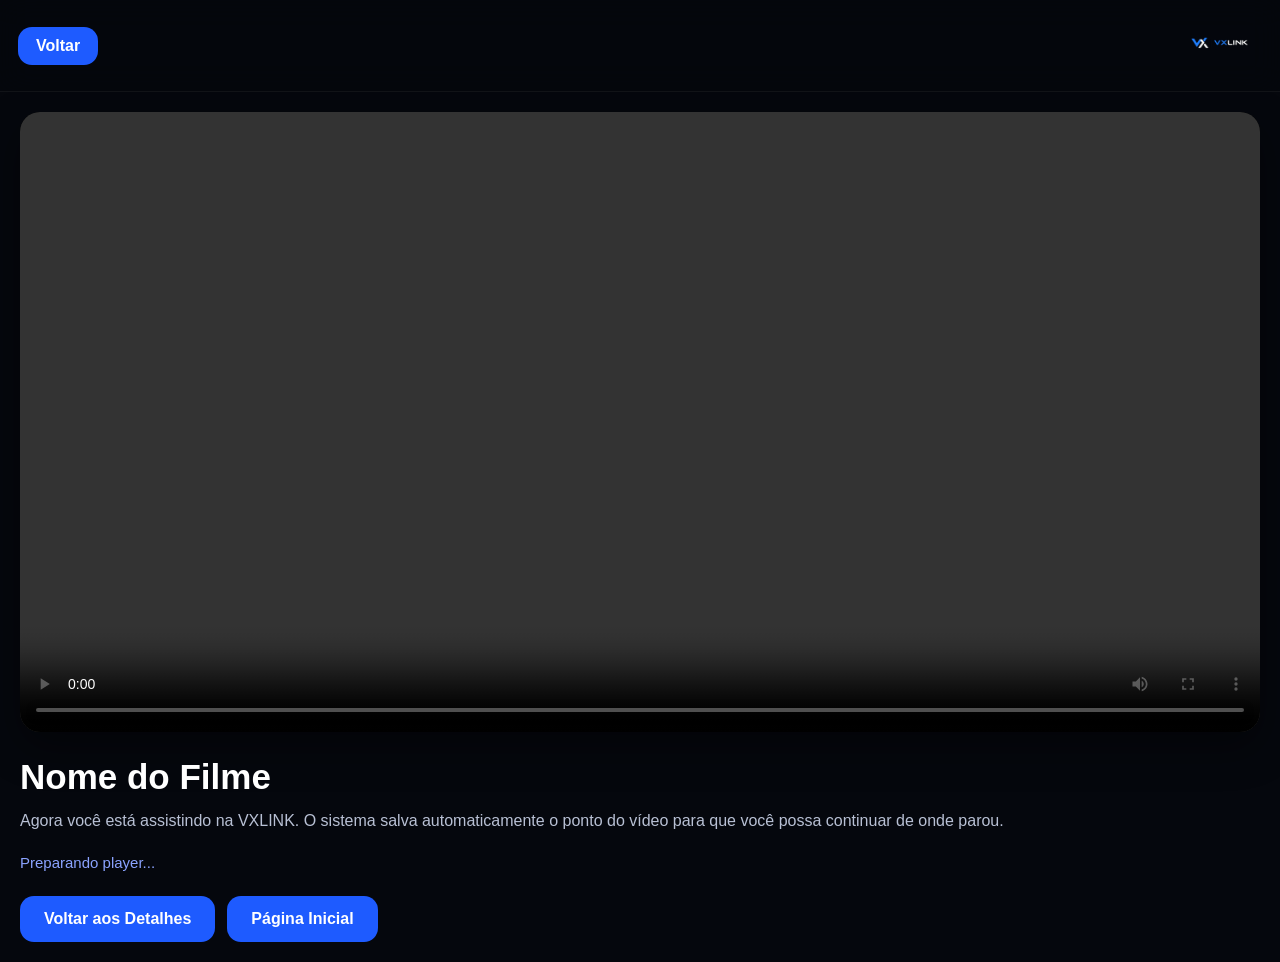
<file: player.html>
<!DOCTYPE html>
<html lang="pt-br">
<head>

<meta charset="UTF-8">
<meta name="viewport" content="width=device-width, initial-scale=1.0">

<title>Player - VXLINK</title>

<style>

*{
margin:0;
padding:0;
box-sizing:border-box;
font-family:Arial,Helvetica,sans-serif;
}

body{
background:#05070D;
color:white;
}

header{
position:sticky;
top:0;
z-index:999;
background:rgba(5,7,13,.92);
backdrop-filter:blur(15px);
padding:18px;
border-bottom:1px solid rgba(255,255,255,.05);

display:flex;
justify-content:space-between;
align-items:center;
}

.logo{
height:55px;
}

.voltar{
background:#1E5BFF;
color:white;
text-decoration:none;
padding:10px 18px;
border-radius:14px;
font-weight:bold;
}

.container{
max-width:1300px;
margin:auto;
padding:20px;
}

.player-box{
width:100%;
background:black;
border-radius:20px;
overflow:hidden;
box-shadow:0 15px 40px rgba(0,0,0,.4);
}

video{
width:100%;
display:block;
background:black;
}

.info{
margin-top:25px;
}

.info h1{
font-size:35px;
margin-bottom:10px;
}

.info p{
color:#b8c0d4;
line-height:1.7;
}

.botoes{
display:flex;
gap:12px;
margin-top:25px;
flex-wrap:wrap;
}

.botao{
background:#1E5BFF;
padding:14px 24px;
border-radius:14px;
text-decoration:none;
color:white;
font-weight:bold;
}

.status{
margin-top:20px;
color:#8ba3ff;
font-size:15px;
}

@media(max-width:480px){

.logo{
height:45px;
}

.info h1{
font-size:28px;
}

.container{
padding:15px;
}

}

</style>

</head>

<body>

<header>

<a href="detalhes.html" class="voltar">
Voltar
</a>

<img src="logo.png" class="logo">

</header>

<div class="container">

<div class="player-box">

<video
id="video"
controls
playsinline
controlsList="nodownload"
>

<source src="video.mp4" type="video/mp4">

Seu navegador não suporta vídeo.

</video>

</div>

<div class="info">

<h1>Nome do Filme</h1>

<p>
Agora você está assistindo na VXLINK.
O sistema salva automaticamente o ponto do vídeo para que você possa continuar de onde parou.
</p>

<div class="status" id="status">
Preparando player...
</div>

<div class="botoes">

<a href="detalhes.html" class="botao">
Voltar aos Detalhes
</a>

<a href="index.html" class="botao">
Página Inicial
</a>

</div>

</div>

</div>

<script>

const video = document.getElementById("video");
const statusTexto = document.getElementById("status");

const chave = "vxlink-video-posicao";

video.addEventListener("loadedmetadata", ()=>{

const salvo = localStorage.getItem(chave);

if(salvo){

video.currentTime = parseFloat(salvo);

statusTexto.innerHTML =
"Retomando de onde você parou.";

}else{

statusTexto.innerHTML =
"Novo vídeo iniciado.";

}

});

video.addEventListener("timeupdate", ()=>{

localStorage.setItem(
chave,
video.currentTime
);

});

video.addEventListener("ended", ()=>{

localStorage.removeItem(chave);

statusTexto.innerHTML =
"Vídeo concluído.";

});

window.addEventListener("beforeunload", ()=>{

localStorage.setItem(
chave,
video.currentTime
);

});

</script>

</body>
</html>
</file>
